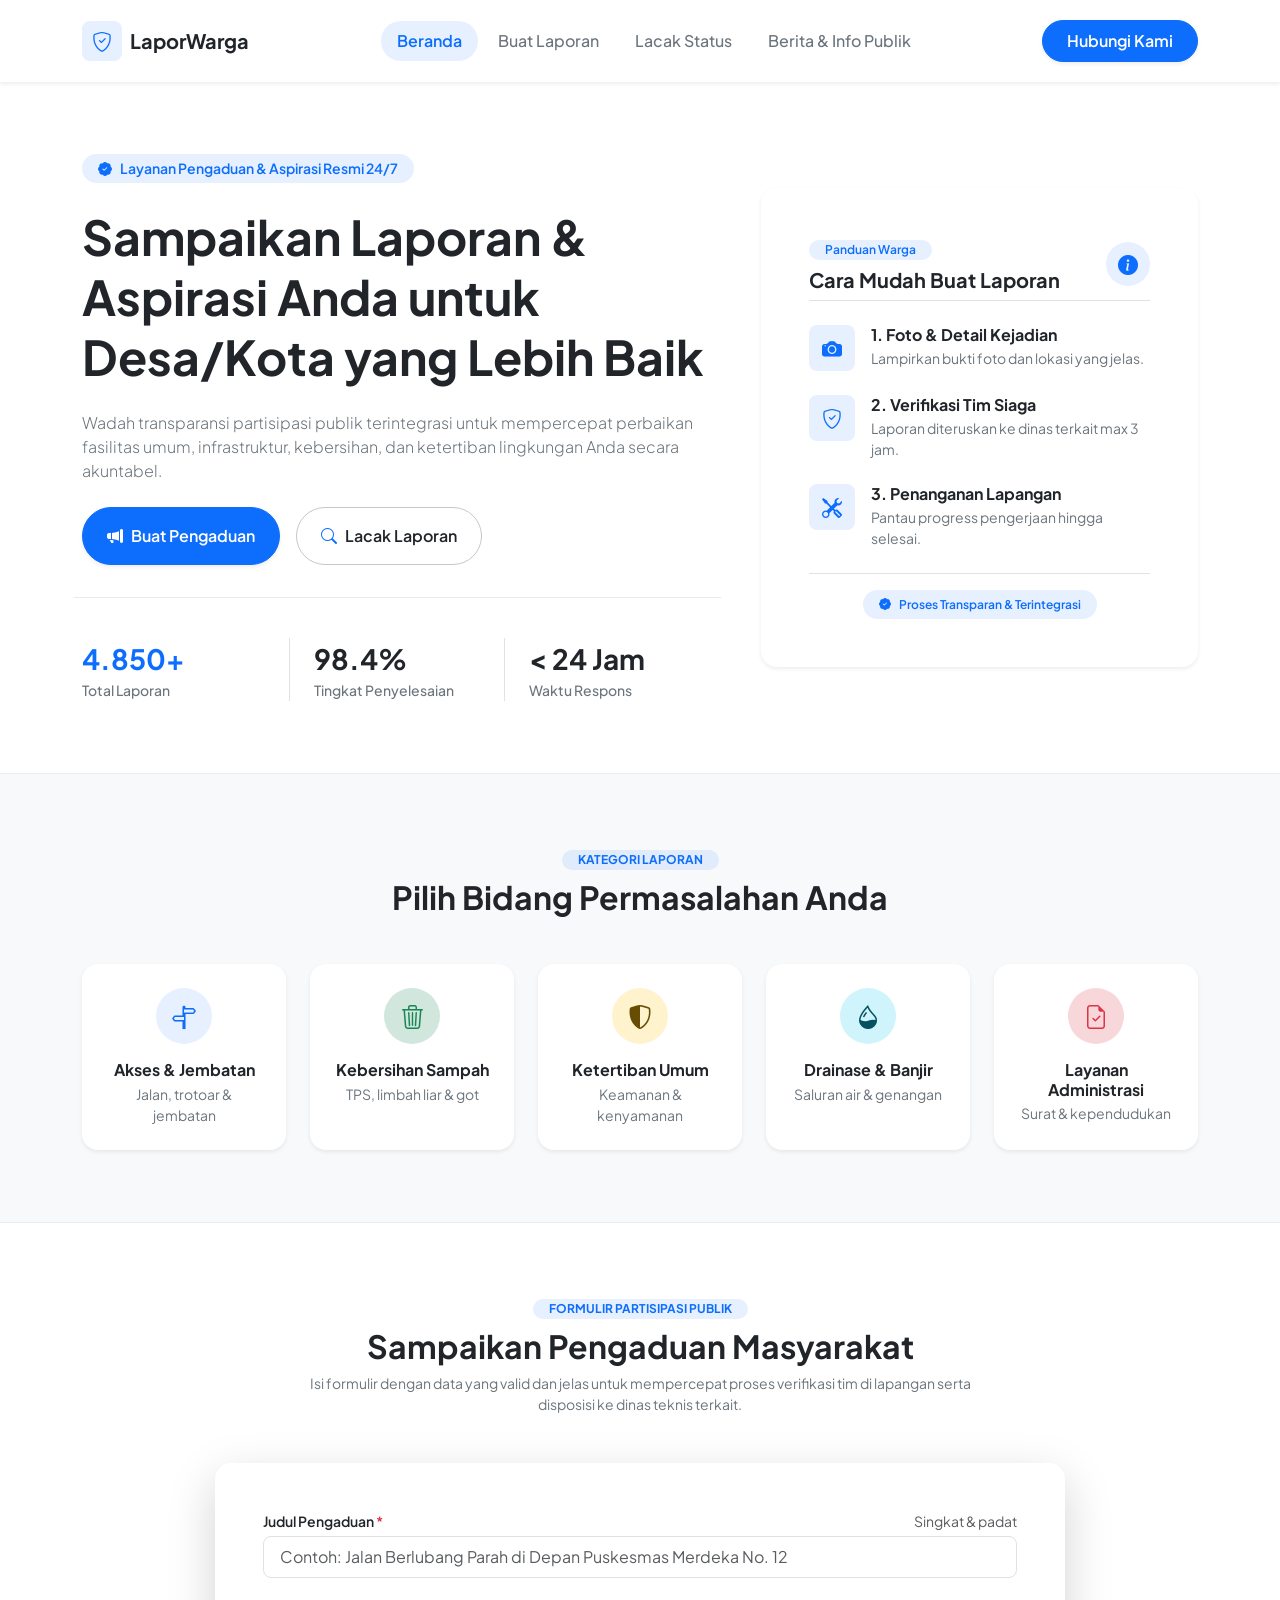
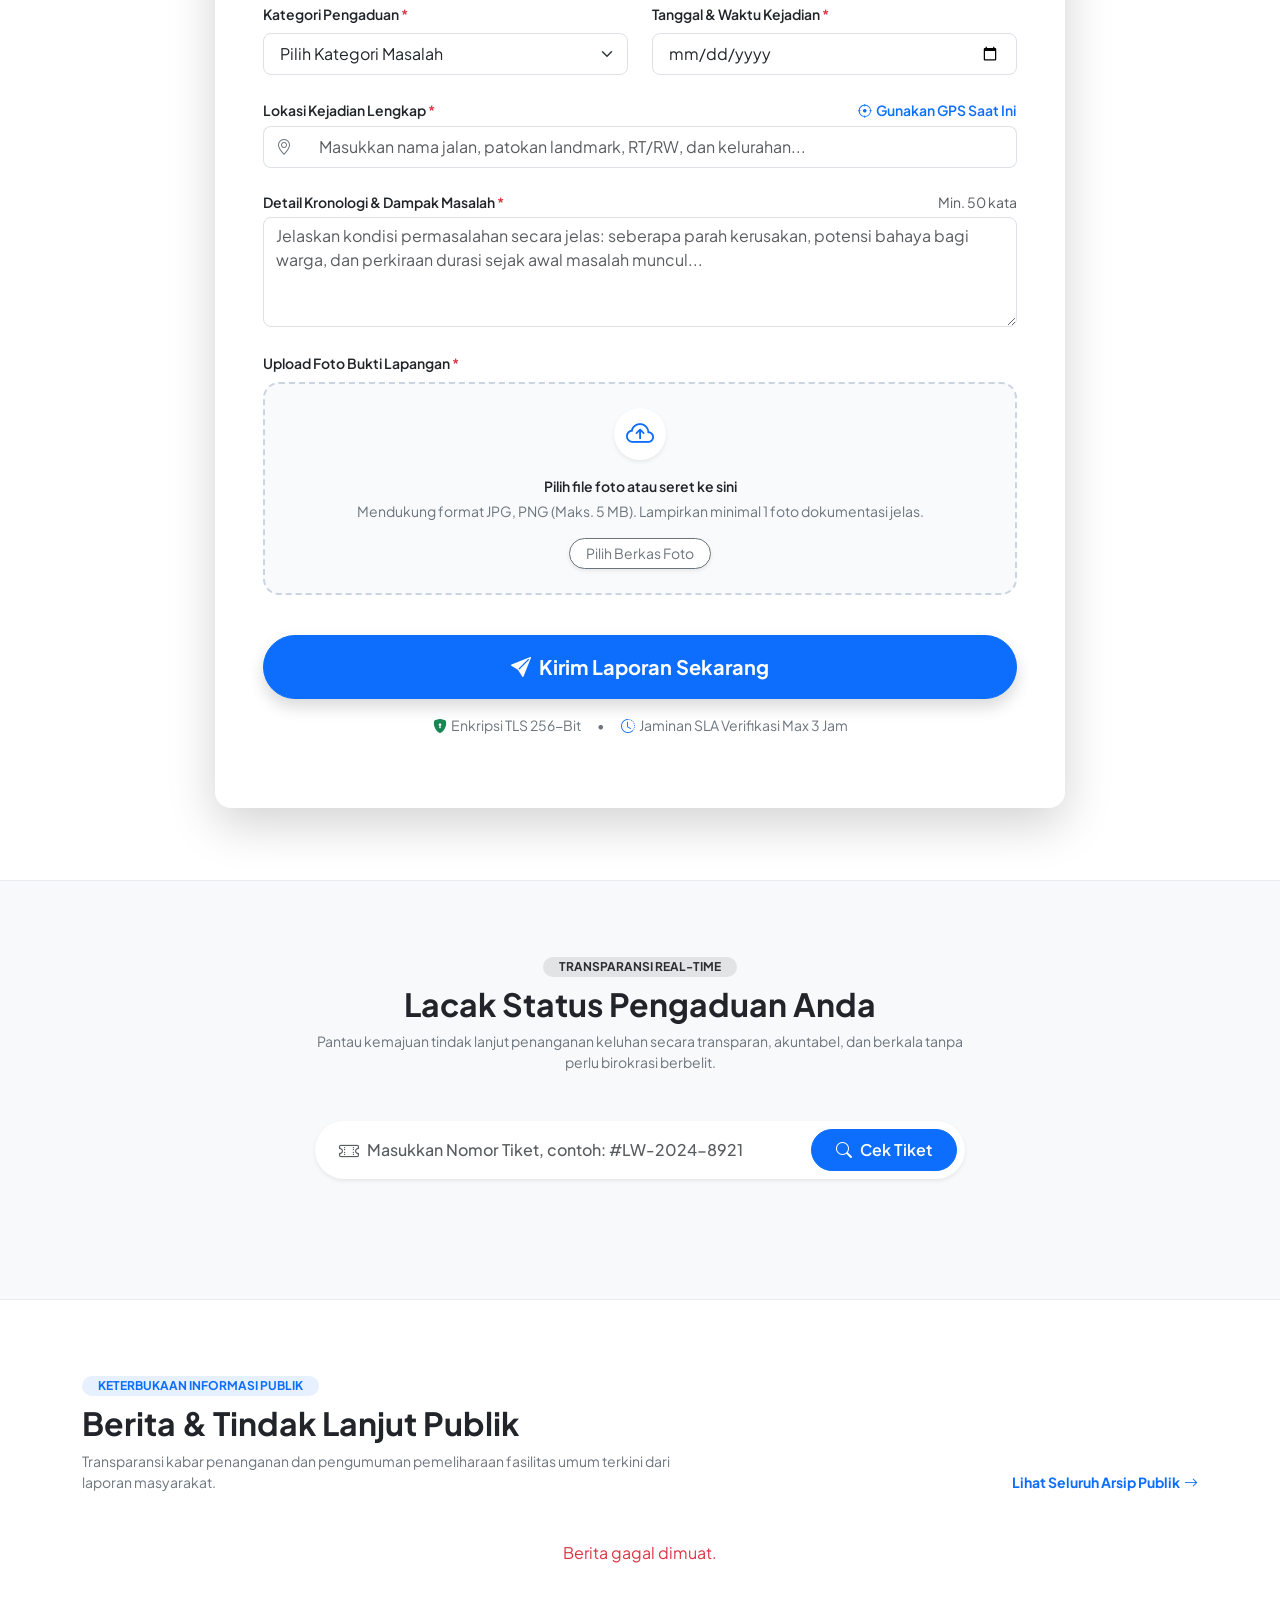
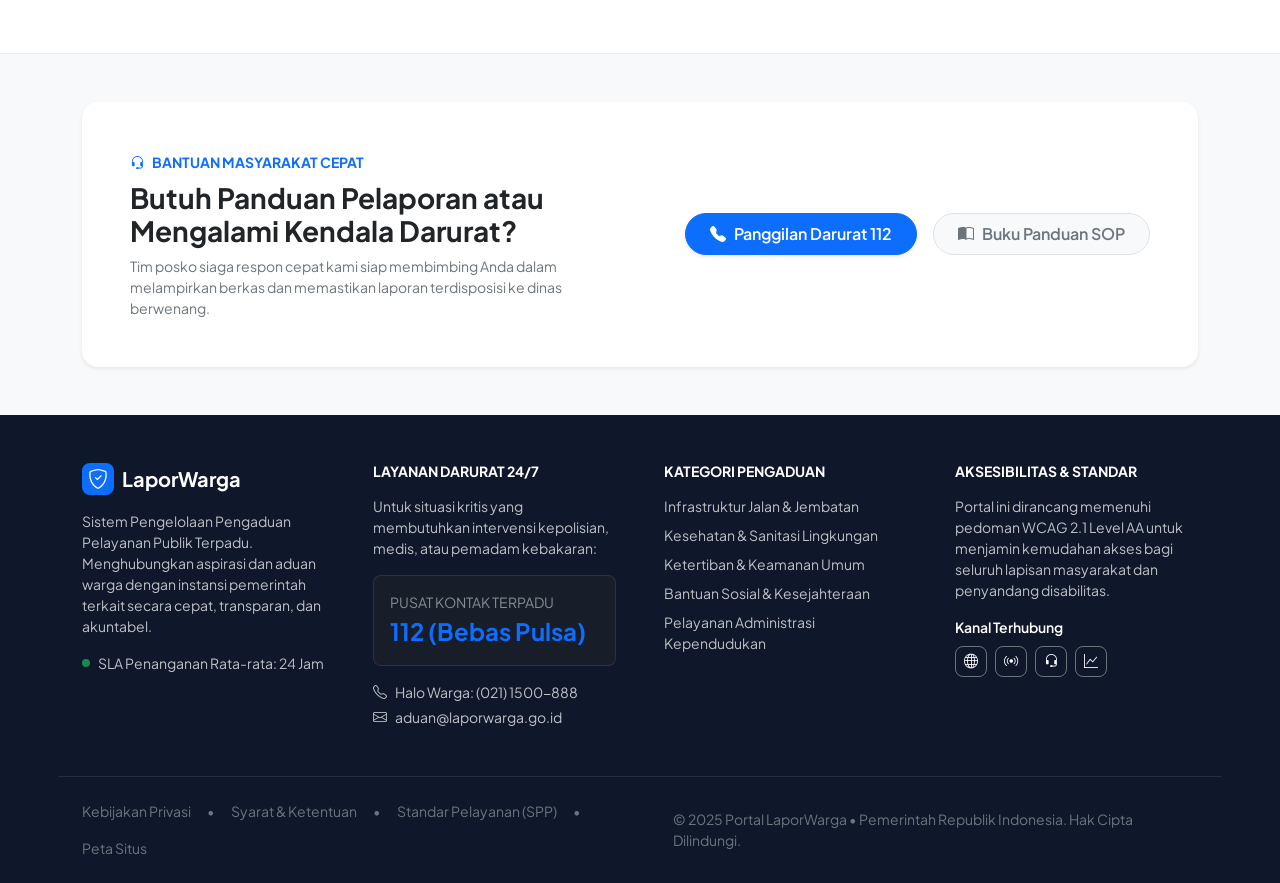
<file: index.html>
<!DOCTYPE html>
<html lang="id" style="">

<head>
    <meta charset="utf-8">
    <meta content="width=device-width, initial-scale=1.0" name="viewport">
    <title>LaporWarga - Portal Pengaduan &amp; Aspirasi Warga</title>
    <!-- Fonts & Icons -->
    <link href="https://fonts.googleapis.com" rel="preconnect">
    <link crossorigin="" href="https://fonts.gstatic.com" rel="preconnect">
    <link href="https://fonts.googleapis.com/css2?family=Plus+Jakarta+Sans:wght@400;500;600;700;800&amp;display=swap"
        rel="stylesheet">
    <!-- Bootstrap 5.3.3 & Bootstrap Icons -->
    <link href="https://cdn.jsdelivr.net/npm/bootstrap@5.3.3/dist/css/bootstrap.min.css" rel="stylesheet">
    <link href="https://cdn.jsdelivr.net/npm/bootstrap-icons@1.11.3/font/bootstrap-icons.min.css" rel="stylesheet">
    <link rel="stylesheet" href="assets/css/style.css">
</head>

<body>
    <!-- NAVBAR -->
    <header class="navbar navbar-expand-lg bg-white sticky-top shadow-sm py-3">
        <div class="container">
            <!-- Left: Logo -->
            <a class="navbar-brand d-flex items-center align-items-center gap-2 fw-bold text-dark fs-5 text-decoration-none"
                href="#">
                <div class="d-flex align-items-center justify-content-center text-primary rounded-3 bg-primary bg-opacity-10"
                    style="width: 40px; height: 40px;">
                    <i class="bi bi-shield-check fs-5"></i>
                </div>
                <span class="">LaporWarga</span>
            </a>
            <!-- Center: Navigation Links -->
            <div class="collapse navbar-collapse justify-content-center" id="navbarMain">
                <ul class="navbar-nav gap-1">
                    <li class="nav-item">
                        <a class="nav-link fw-semibold text-primary px-3 py-2 rounded-pill active bg-primary bg-opacity-10"
                            href="#">Beranda</a>
                    </li>
                    <li class="nav-item">
                        <a class="nav-link fw-medium text-secondary px-3 py-2 rounded-pill hover:text-dark"
                            href="#buat-laporan">Buat Laporan</a>
                    </li>
                    <li class="nav-item">
                        <a class="nav-link fw-medium text-secondary px-3 py-2 rounded-pill hover:text-dark"
                            href="#lacak-status">Lacak Status</a>
                    </li>
                    <li class="nav-item">
                        <a class="nav-link fw-medium text-secondary px-3 py-2 rounded-pill hover:text-dark"
                            href="#berita-info-publik">Berita &amp; Info Publik</a>
                    </li>
                </ul>
            </div>
            <!-- Right: Primary CTA Button -->
            <div class="d-flex align-items-center">
                <a class="btn btn-primary rounded-pill px-4 py-2 fw-semibold shadow-sm" href="tel:112">
                    Hubungi Kami
                </a>
            </div>
        </div>
    </header>
    <main>
        <!-- HERO SECTION -->
        <section class="py-5 bg-white">
            <div class="container py-lg-4">
                <div class="row align-items-center g-5">
                    <!-- Left Column -->
                    <div class="col-lg-7">
                        <div
                            class="d-inline-flex align-items-center gap-2 px-3 py-1 rounded-pill text-primary fw-semibold small mb-4 bg-primary bg-opacity-10">
                            <i class="bi bi-patch-check-fill"></i>
                            <span class="">Layanan Pengaduan &amp; Aspirasi Resmi 24/7</span>
                        </div>
                        <h1 class="display-5 text-dark lh-sm mb-4 fw-bold">
                            Sampaikan Laporan &amp; Aspirasi Anda untuk Desa/Kota yang Lebih Baik
                        </h1>
                        <p class="lead text-secondary mb-4 fs-6">
                            Wadah transparansi partisipasi publik terintegrasi untuk mempercepat perbaikan fasilitas
                            umum, infrastruktur, kebersihan, dan ketertiban lingkungan Anda secara akuntabel.
                        </p>
                        <div class="d-flex flex-wrap align-items-center gap-3 mb-5">
                            <a class="btn btn-primary rounded-pill px-4 py-3 fw-semibold shadow-sm d-inline-flex align-items-center gap-2"
                                href="#buat-laporan">
                                <i class="bi bi-megaphone-fill"></i>
                                <span class="">Buat Pengaduan</span>
                            </a>
                            <a class="btn btn-outline-secondary rounded-pill px-4 py-3 fw-semibold bg-white text-dark border-secondary-subtle d-inline-flex align-items-center gap-2"
                                href="#lacak-status">
                                <i class="bi bi-search text-primary"></i>
                                <span class="">Lacak Laporan</span>
                            </a>
                        </div>
                        <!-- Stats -->
                        <div class="row pt-4 border-top border-light-subtle g-3">
                            <div class="col-4 border-end">
                                <div class="fs-3 fw-bold text-primary">4.850+</div>
                                <div class="small text-secondary fw-medium">Total Laporan</div>
                            </div>
                            <div class="col-4 border-end ps-3 ps-md-4">
                                <div class="fs-3 fw-bold text-dark">98.4%</div>
                                <div class="small text-secondary fw-medium">Tingkat Penyelesaian</div>
                            </div>
                            <div class="col-4 ps-3 ps-md-4">
                                <div class="fs-3 fw-bold text-dark">&lt; 24 Jam</div>
                                <div class="small text-secondary fw-medium">Waktu Respons</div>
                            </div>
                        </div>
                    </div>
                    <!-- Right Column -->
                    <div class="col-lg-5">
                        <div class="card border-0 bg-white rounded-4 shadow-sm p-4 p-xl-5">
                            <div class="d-flex align-items-center justify-content-between mb-4 pb-2 border-bottom">
                                <div>
                                    <span
                                        class="badge bg-primary bg-opacity-10 text-primary px-3 py-1 rounded-pill small fw-semibold mb-2">Panduan
                                        Warga</span>
                                    <h3 class="h5 fw-bold text-dark mb-0">Cara Mudah Buat Laporan</h3>
                                </div>
                                <div class="rounded-circle bg-primary bg-opacity-10 text-primary d-flex align-items-center justify-content-center"
                                    style="width: 44px; height: 44px;">
                                    <i class="bi bi-info-circle-fill fs-5"></i>
                                </div>
                            </div>

                            <div class="d-flex flex-column gap-4">
                                <!-- Step 1 -->
                                <div class="d-flex align-items-start gap-3">
                                    <div class="rounded-3 bg-primary bg-opacity-10 text-primary d-flex align-items-center justify-content-center flex-shrink-0"
                                        style="width: 46px; height: 46px;">
                                        <i class="bi bi-camera-fill fs-5"></i>
                                    </div>
                                    <div>
                                        <h4 class="h6 fw-bold text-dark mb-1">1. Foto &amp; Detail Kejadian</h4>
                                        <p class="text-secondary small mb-0">Lampirkan bukti foto dan lokasi yang jelas.
                                        </p>
                                    </div>
                                </div>

                                <!-- Step 2 -->
                                <div class="d-flex align-items-start gap-3">
                                    <div class="rounded-3 bg-primary bg-opacity-10 text-primary d-flex align-items-center justify-content-center flex-shrink-0"
                                        style="width: 46px; height: 46px;">
                                        <i class="bi bi-shield-check fs-5"></i>
                                    </div>
                                    <div>
                                        <h4 class="h6 fw-bold text-dark mb-1">2. Verifikasi Tim Siaga</h4>
                                        <p class="text-secondary small mb-0">Laporan diteruskan ke dinas terkait max 3
                                            jam.</p>
                                    </div>
                                </div>

                                <!-- Step 3 -->
                                <div class="d-flex align-items-start gap-3">
                                    <div class="rounded-3 bg-primary bg-opacity-10 text-primary d-flex align-items-center justify-content-center flex-shrink-0"
                                        style="width: 46px; height: 46px;">
                                        <i class="bi bi-tools fs-5"></i>
                                    </div>
                                    <div>
                                        <h4 class="h6 fw-bold text-dark mb-1">3. Penanganan Lapangan</h4>
                                        <p class="text-secondary small mb-0">Pantau progress pengerjaan hingga selesai.
                                        </p>
                                    </div>
                                </div>
                            </div>

                            <div class="mt-4 pt-3 border-top d-flex align-items-center justify-content-center">
                                <span
                                    class="badge bg-primary bg-opacity-10 text-primary px-3 py-2 rounded-pill small fw-semibold d-inline-flex align-items-center gap-2">
                                    <i class="bi bi-patch-check-fill"></i>
                                    Proses Transparan &amp; Terintegrasi
                                </span>
                            </div>
                        </div>
                    </div>
                </div>
            </div>
        </section>
        <!-- CATEGORY SELECTOR -->
        <section class="py-5 bg-light border-top border-bottom border-light-subtle">
            <div class="container py-lg-4">
                <div class="text-center mx-auto mb-5" style="max-width: 600px;">
                    <span
                        class="badge text-primary fw-bold text-uppercase mb-2 px-3 py-1 rounded-pill bg-primary bg-opacity-10">Kategori
                        Laporan</span>
                    <h2 class="fw-bold text-dark">Pilih Bidang Permasalahan Anda</h2>
                </div>
                <div class="row row-cols-2 row-cols-md-3 row-cols-lg-5 g-3 g-md-4">
                    <!-- Card 1 -->
                    <div class="col">
                        <a class="card border-0 shadow-sm rounded-4 p-4 text-center text-decoration-none hover-lift h-100 bg-white"
                            href="#buat-laporan">
                            <div class="rounded-circle text-primary mx-auto mb-3 d-flex align-items-center justify-content-center bg-primary bg-opacity-10"
                                style="width: 56px; height: 56px;">
                                <i class="bi bi-signpost-split fs-4"></i>
                            </div>
                            <h6 class="fw-bold text-dark mb-1">Akses &amp; Jembatan</h6>
                            <small class="text-secondary">Jalan, trotoar &amp; jembatan</small>
                        </a>
                    </div>
                    <!-- Card 2 -->
                    <div class="col">
                        <a class="card border-0 shadow-sm rounded-4 p-4 text-center text-decoration-none hover-lift h-100 bg-white"
                            href="#buat-laporan">
                            <div class="rounded-circle bg-success-subtle text-success mx-auto mb-3 d-flex align-items-center justify-content-center"
                                style="width: 56px; height: 56px;">
                                <i class="bi bi-trash3 fs-4"></i>
                            </div>
                            <h6 class="fw-bold text-dark mb-1">Kebersihan Sampah</h6>
                            <small class="text-secondary">TPS, limbah liar &amp; got</small>
                        </a>
                    </div>
                    <!-- Card 3 -->
                    <div class="col">
                        <a class="card border-0 shadow-sm rounded-4 p-4 text-center text-decoration-none hover-lift h-100 bg-white"
                            href="#buat-laporan">
                            <div class="rounded-circle bg-warning-subtle text-warning-emphasis mx-auto mb-3 d-flex align-items-center justify-content-center"
                                style="width: 56px; height: 56px;">
                                <i class="bi bi-shield-shaded fs-4"></i>
                            </div>
                            <h6 class="fw-bold text-dark mb-1">Ketertiban Umum</h6>
                            <small class="text-secondary">Keamanan &amp; kenyamanan</small>
                        </a>
                    </div>
                    <!-- Card 4 -->
                    <div class="col">
                        <a class="card border-0 shadow-sm rounded-4 p-4 text-center text-decoration-none hover-lift h-100 bg-white"
                            href="#buat-laporan">
                            <div class="rounded-circle bg-info-subtle text-info-emphasis mx-auto mb-3 d-flex align-items-center justify-content-center"
                                style="width: 56px; height: 56px;">
                                <i class="bi bi-droplet-half fs-4"></i>
                            </div>
                            <h6 class="fw-bold text-dark mb-1">Drainase &amp; Banjir</h6>
                            <small class="text-secondary">Saluran air &amp; genangan</small>
                        </a>
                    </div>
                    <!-- Card 5 -->
                    <div class="col col-12 col-md-6 col-lg">
                        <a class="card border-0 shadow-sm rounded-4 p-4 text-center text-decoration-none hover-lift h-100 bg-white"
                            href="#buat-laporan">
                            <div class="rounded-circle bg-purple-subtle text-purple mx-auto mb-3 d-flex align-items-center justify-content-center bg-danger-subtle text-danger"
                                style="width: 56px; height: 56px;">
                                <i class="bi bi-file-earmark-check fs-4"></i>
                            </div>
                            <h6 class="fw-bold text-dark mb-1">Layanan Administrasi</h6>
                            <small class="text-secondary">Surat &amp; kependudukan</small>
                        </a>
                    </div>
                </div>
            </div>
        </section>
        <!-- COMPLAINT FORM SECTION -->
        <section class="py-5 bg-white" id="buat-laporan">
            <div class="container py-lg-4">
                <div class="text-center mx-auto mb-5" style="max-width: 680px;">
                    <span
                        class="badge text-primary fw-bold text-uppercase mb-2 px-3 py-1 rounded-pill bg-primary bg-opacity-10">Formulir
                        Partisipasi Publik</span>
                    <h2 class="fw-bold text-dark">Sampaikan Pengaduan Masyarakat</h2>
                    <p class="text-secondary small mt-2">
                        Isi formulir dengan data yang valid dan jelas untuk mempercepat proses verifikasi tim di
                        lapangan serta disposisi ke dinas teknis terkait.
                    </p>
                </div>
                <!-- Form Card Container (Max-width 850px) -->
                <div class="mx-auto" style="max-width: 850px;">
                    <div class="card border-0 shadow-lg rounded-4 p-4 p-md-5 bg-white hover-lift">
                        <form id="complaintForm">
                            <div class="row g-4">
                                <!-- Judul Laporan -->
                                <div class="col-12">
                                    <div class="d-flex justify-content-between align-items-center mb-1">
                                        <label class="form-label fw-semibold small text-dark mb-0"
                                            for="reportTitle">Judul Pengaduan <span class="text-danger">*</span></label>
                                        <span class="text-muted small">Singkat &amp; padat</span>
                                    </div>
                                    <input class="form-control form-control-lg fs-6 rounded-3" id="reportTitle"
                                        placeholder="Contoh: Jalan Berlubang Parah di Depan Puskesmas Merdeka No. 12"
                                        required="" type="text">
                                </div>
                                <!-- Kategori -->
                                <div class="col-md-6">
                                    <label class="form-label fw-semibold small text-dark" for="reportCategory">Kategori
                                        Pengaduan <span class="text-danger">*</span></label>
                                    <select class="form-select form-select-lg fs-6 rounded-3" id="reportCategory"
                                        required="">
                                        <option disabled="" selected="" value="">Pilih Kategori Masalah</option>
                                        <option value="infrastruktur">Infrastruktur Jalan &amp; Jembatan</option>
                                        <option value="sampah">Kebersihan &amp; Sampah Liar</option>
                                        <option value="keamanan">Keamanan &amp; Ketertiban Umum</option>
                                        <option value="perizinan">Pelayanan Publik &amp; Perizinan</option>
                                        <option value="taman">Fasilitas Umum &amp; Ruang Terbuka Hijau</option>
                                    </select>
                                </div>
                                <!-- Tanggal Kejadian -->
                                <div class="col-md-6">
                                    <label class="form-label fw-semibold small text-dark" for="reportDate">Tanggal &amp;
                                        Waktu Kejadian <span class="text-danger">*</span></label>
                                    <input class="form-control form-control-lg fs-6 rounded-3" id="reportDate"
                                        required="" type="date">
                                </div>
                                <!-- Lokasi Kejadian -->
                                <div class="col-12">
                                    <div class="d-flex justify-content-between align-items-center mb-1">
                                        <label class="form-label fw-semibold small text-dark mb-0"
                                            for="reportLocation">Lokasi Kejadian Lengkap <span
                                                class="text-danger">*</span></label>
                                        <button
                                            class="btn btn-link btn-sm text-decoration-none p-0 fw-semibold text-primary d-flex align-items-center gap-1"
                                            onclick="document.getElementById('reportLocation').value = 'Jl. MH Thamrin No. 24, RW 04 Kelurahan Gondangdia, Jakarta Pusat (GPS Terdeteksi)';"
                                            type="button">
                                            <i class="bi bi-crosshair"></i>
                                            <span class="">Gunakan GPS Saat Ini</span>
                                        </button>
                                    </div>
                                    <div class="input-group">
                                        <span
                                            class="input-group-text bg-white text-secondary border-end-0 rounded-start-3"><i
                                                class="bi bi-geo-alt"></i></span>
                                        <input class="form-control form-control-lg fs-6 border-start-0 rounded-end-3"
                                            id="reportLocation"
                                            placeholder="Masukkan nama jalan, patokan landmark, RT/RW, dan kelurahan..."
                                            required="" type="text">
                                    </div>
                                </div>
                                <!-- Detail Kejadian -->
                                <div class="col-12">
                                    <div class="d-flex justify-content-between align-items-center mb-1">
                                        <label class="form-label fw-semibold small text-dark mb-0"
                                            for="reportDescription">Detail Kronologi &amp; Dampak Masalah <span
                                                class="text-danger">*</span></label>
                                        <span class="text-muted small">Min. 50 kata</span>
                                    </div>
                                    <textarea class="form-control rounded-3 fs-6" id="reportDescription"
                                        placeholder="Jelaskan kondisi permasalahan secara jelas: seberapa parah kerusakan, potensi bahaya bagi warga, dan perkiraan durasi sejak awal masalah muncul..."
                                        required="" rows="4"></textarea>
                                </div>
                                <!-- Upload File Dropzone -->
                                <div class="col-12">
                                    <label class="form-label fw-semibold small text-dark">Upload Foto Bukti Lapangan
                                        <span class="text-danger">*</span></label>
                                    <div class="dropzone-box p-4 text-center"
                                        onclick="document.getElementById('proofUpload').click();">
                                        <div class="rounded-circle bg-white shadow-sm d-inline-flex align-items-center justify-content-center text-primary mb-3"
                                            style="width: 52px; height: 52px;">
                                            <i class="bi bi-cloud-arrow-up fs-3"></i>
                                        </div>
                                        <div class="fw-semibold text-dark small mb-1">Pilih file foto atau seret ke sini
                                        </div>
                                        <div class="text-secondary small mb-3">Mendukung format JPG, PNG (Maks. 5 MB).
                                            Lampirkan minimal 1 foto dokumentasi jelas.</div>
                                        <input accept="image/jpeg,image/png" class="d-none" id="proofUpload"
                                            type="file">
                                        <button
                                            class="btn btn-outline-secondary btn-sm bg-white rounded-pill px-3 shadow-sm"
                                            type="button">Pilih Berkas Foto</button>
                                        <div class="d-none mt-3 alert alert-success d-inline-flex align-items-center gap-2 py-1 px-3 mb-0 small"
                                            id="fileNameTag">
                                            <i class="bi bi-check-circle-fill"></i>
                                            <span class="">Bukti_Kerusakan_Lapangan_01.jpg (1.8 MB) - Siap
                                                Dikirim</span>
                                        </div>
                                    </div>
                                </div>
                                <!-- Identity Privacy & Consent -->

                                <!-- Submit Button -->
                                <div class="col-12 pt-2">
                                    <button
                                        class="btn btn-primary btn-lg rounded-pill w-100 fw-bold py-3 shadow d-flex align-items-center justify-content-center gap-2 mt-2"
                                        type="submit">
                                        <i class="bi bi-send-fill"></i>
                                        <span class="">Kirim Laporan Sekarang</span>
                                    </button>
                                    <div
                                        class="d-flex align-items-center justify-content-center gap-3 text-secondary small mt-3">
                                        <div class="d-flex align-items-center gap-1">
                                            <i class="bi bi-shield-lock-fill text-success"></i>
                                            <span class="">Enkripsi TLS 256-Bit</span>
                                        </div>
                                        <span class="">•</span>
                                        <div class="d-flex align-items-center gap-1">
                                            <i class="bi bi-clock-history text-primary"></i>
                                            <span class="">Jaminan SLA Verifikasi Max 3 Jam</span>
                                        </div>
                                    </div>
                                </div>
                                <!-- Success Alert -->
                                <div class="col-12">
                                    <div class="alert alert-success d-none d-flex align-items-center gap-3 mb-0 rounded-3"
                                        id="reportSuccessNotice">
                                        <i class="bi bi-check-circle-fill fs-3 text-success"></i>
                                        <div>
                                            <h6 class="alert-heading fw-bold mb-1">Laporan Berhasil Terkirim!</h6>
                                            <p class="mb-0 small">Nomor Registrasi Laporan Anda adalah:
                                                <strong>#LW-2025-9104</strong>. Salinan tanda terima telah dikirim ke
                                                notifikasi Anda.
                                            </p>
                                        </div>
                                    </div>
                                </div>
                            </div>
                        </form>
                    </div>
                </div>
            </div>
        </section>
        <!-- TICKET TRACKING SECTION -->
        <section class="py-5 bg-light border-top border-bottom border-light-subtle" id="lacak-status">
            <div class="container py-lg-4">
                <div class="text-center mx-auto mb-5" style="max-width: 680px;">
                    <span
                        class="badge bg-secondary-subtle text-secondary-emphasis fw-bold text-uppercase mb-2 px-3 py-1 rounded-pill bg-primary bg-opacity-10">Transparansi
                        Real-Time</span>
                    <h2 class="fw-bold text-dark">Lacak Status Pengaduan Anda</h2>
                    <p class="text-secondary small mt-2">
                        Pantau kemajuan tindak lanjut penanganan keluhan secara transparan, akuntabel, dan berkala tanpa
                        perlu birokrasi berbelit.
                    </p>
                </div>
                <!-- Ticket Search Bar -->
                <div class="mx-auto mb-5" style="max-width: 650px;">
                    <div class="card border-0 shadow-sm rounded-pill p-2 bg-white">
                        <div class="d-flex align-items-center gap-2">
                            <div class="d-flex align-items-center ps-3 flex-grow-1">
                                <i class="bi bi-ticket-perforated text-muted fs-5 me-2"></i>
                                <input class="form-control border-0 shadow-none px-0 fs-6 fw-medium" id="ticketInput"
                                    placeholder="Masukkan Nomor Tiket, contoh: #LW-2024-8921" type="text">
                            </div>
                            <button
                                class="btn btn-primary rounded-pill px-4 py-2 fw-semibold d-flex align-items-center gap-2 flex-shrink-0"
                                id="btnCheckTicket" type="button">
                                <i class="bi bi-search"></i>
                                <span class="">Cek Tiket</span>
                            </button>
                        </div>
                    </div>
                </div>
                <!-- Tracking Result Card -->
                <div class="mx-auto" style="max-width: 900px;">
                    <div class="card border-0 shadow-lg rounded-4 p-4 p-md-5 bg-white d-none" id="trackingResultCard"
                        aria-live="polite"></div>
                </div>
            </div>
        </section>
        <!-- NEWS & FOLLOW-UP SECTION -->
        <section class="py-5 bg-white" id="berita-info-publik">
            <div class="container py-lg-4">
                <div class="d-flex flex-column flex-md-row justify-content-between align-items-md-end gap-3 mb-5">
                    <div style="max-width: 600px;">
                        <span
                            class="badge text-primary fw-bold text-uppercase mb-2 px-3 py-1 rounded-pill bg-primary bg-opacity-10">Keterbukaan
                            Informasi Publik</span>
                        <h2 class="fw-bold text-dark">Berita &amp; Tindak Lanjut Publik</h2>
                        <p class="text-secondary small mt-2 mb-0">
                            Transparansi kabar penanganan dan pengumuman pemeliharaan fasilitas umum terkini dari
                            laporan masyarakat.
                        </p>
                    </div>
                    <a class="text-decoration-none fw-bold text-primary small d-inline-flex align-items-center gap-1"
                        href="#">
                        <span class="">Lihat Seluruh Arsip Publik</span>
                        <i class="bi bi-arrow-right"></i>
                    </a>
                </div>
                <div class="row g-4" id="beritaPublikCards">
                    <!-- News Card 1 -->
                    <!-- <div class="col-12 col-md-6 col-lg-4">
                        <div class="card h-100 border-0 shadow-sm rounded-4 overflow-hidden hover-lift">
                            <div class="position-relative" style="aspect-ratio: 16/9;">
                                <img alt="Perbaikan aspal jalan raya" class="w-100 h-100 object-fit-cover"
                                    src="https://lh3.googleusercontent.com/aida-public/[base64]">
                                <span
                                    class="position-absolute top-0 start-0 m-3 badge bg-white text-dark shadow-sm rounded-pill px-3 py-1 fw-semibold bg-primary bg-opacity-10">Infrastruktur</span>
                            </div>
                            <div class="card-body p-4 d-flex flex-column justify-content-between">
                                <div>
                                    <small class="text-muted d-block mb-2">23 Okt 2024 • Bina Marga</small>
                                    <h6 class="card-title fw-bold text-dark mb-2">Perbaikan Total Aspal Jalan Protokol
                                        Selesai Tepat Waktu</h6>
                                    <p class="card-text text-secondary small">
                                        Menanggapi 14 aduan warga terkait lubang jalan di lingkar selatan, tim tuntas
                                        melakukan perataan sepanjang 1,2 kilometer.
                                    </p>
                                </div>
                                <a class="text-decoration-none fw-bold text-primary small d-inline-flex align-items-center gap-1 mt-3"
                                    href="#">
                                    <span class="">Baca Selengkapnya</span>
                                    <i class="bi bi-arrow-right"></i>
                                </a>
                            </div>
                        </div>
                    </div> -->
                    <!-- News Card 2 -->
                    <!-- <div class="col-12 col-md-6 col-lg-4">
                        <div class="card h-100 border-0 shadow-sm rounded-4 overflow-hidden hover-lift">
                            <div class="position-relative" style="aspect-ratio: 16/9;">
                                <img alt="Tempat sampah umum rapi" class="w-100 h-100 object-fit-cover"
                                    src="https://lh3.googleusercontent.com/aida-public/[base64]">
                                <span
                                    class="position-absolute top-0 start-0 m-3 badge bg-white text-dark shadow-sm rounded-pill px-3 py-1 fw-semibold bg-primary bg-opacity-10">Lingkungan</span>
                            </div>
                            <div class="card-body p-4 d-flex flex-column justify-content-between">
                                <div>
                                    <small class="text-muted d-block mb-2">21 Okt 2024 • Dinas Lingkungan Hidup</small>
                                    <h6 class="card-title fw-bold text-dark mb-2">Penambahan 50 Titik Kontainer Sampah
                                        di Area Pasar Sentral</h6>
                                    <p class="card-text text-secondary small">
                                        Upaya penuntasan titik pembuangan liar berhasil dieksekusi dengan penyediaan
                                        armada dan sarana pilah baru.
                                    </p>
                                </div>
                                <a class="text-decoration-none fw-bold text-primary small d-inline-flex align-items-center gap-1 mt-3"
                                    href="#">
                                    <span class="">Baca Selengkapnya</span>
                                    <i class="bi bi-arrow-right"></i>
                                </a>
                            </div>
                        </div>
                    </div> -->
                    <!-- News Card 3 -->
                    <!-- <div class="col-12 col-md-6 col-lg-4">
                        <div class="card h-100 border-0 shadow-sm rounded-4 overflow-hidden hover-lift">
                            <div class="position-relative" style="aspect-ratio: 16/9;">
                                <img alt="Petugas menertibkan lalu lintas" class="w-100 h-100 object-fit-cover"
                                    src="https://lh3.googleusercontent.com/aida-public/[base64]">
                                <span
                                    class="position-absolute top-0 start-0 m-3 badge bg-white text-dark shadow-sm rounded-pill px-3 py-1 fw-semibold bg-primary bg-opacity-10">Keamanan</span>
                            </div>
                            <div class="card-body p-4 d-flex flex-column justify-content-between">
                                <div>
                                    <small class="text-muted d-block mb-2">19 Okt 2024 • Satpol PP &amp; Dishub</small>
                                    <h6 class="card-title fw-bold text-dark mb-2">Rekayasa Lalu Lintas &amp; Penertiban
                                        Parkir Liar Simpang Lima</h6>
                                    <p class="card-text text-secondary small">
                                        Penataan trotoar dan relokasi kantong parkir formal memulihkan kelancaran arus
                                        lalu lintas jam sibuk hingga 42%.
                                    </p>
                                </div>
                                <a class="text-decoration-none fw-bold text-primary small d-inline-flex align-items-center gap-1 mt-3"
                                    href="#">
                                    <span class="">Baca Selengkapnya</span>
                                    <i class="bi bi-arrow-right"></i>
                                </a>
                            </div>
                        </div>
                    </div> -->
                </div>
            </div>
        </section>
        <!-- EMERGENCY HELPLINE BANNER -->
        <section class="py-5 bg-light border-top border-light-subtle">
            <div class="container">
                <div class="card border-0 shadow-sm rounded-4 p-4 p-md-5 bg-white hover-lift">
                    <div class="row align-items-center g-4">
                        <div class="col-lg-6">
                            <div
                                class="d-inline-flex align-items-center gap-2 text-primary fw-bold text-uppercase small mb-2">
                                <i class="bi bi-headset"></i>
                                <span class="">Bantuan Masyarakat Cepat</span>
                            </div>
                            <h3 class="fw-bold text-dark mb-2">Butuh Panduan Pelaporan atau Mengalami Kendala Darurat?
                            </h3>
                            <p class="text-secondary small mb-0">
                                Tim posko siaga respon cepat kami siap membimbing Anda dalam melampirkan berkas dan
                                memastikan laporan terdisposisi ke dinas berwenang.
                            </p>
                        </div>
                        <div
                            class="col-lg-6 d-flex flex-column flex-sm-row justify-content-lg-end align-items-center gap-3">
                            <a class="btn btn-primary rounded-pill px-4 py-2 fw-semibold shadow-sm d-flex align-items-center justify-content-center gap-2 text-nowrap"
                                href="tel:112">
                                <i class="bi bi-telephone-fill"></i>
                                <span class="">Panggilan Darurat 112</span>
                            </a>
                            <a class="btn btn-light border rounded-pill px-4 py-2 fw-semibold text-secondary d-flex align-items-center justify-content-center gap-2 text-nowrap"
                                href="#">
                                <i class="bi bi-book-half"></i>
                                <span class="">Buku Panduan SOP</span>
                            </a>
                        </div>
                    </div>
                </div>
            </div>
        </section>
    </main>
    <!-- FOOTER (#0f172a Deep Navy) -->
    <footer class="bg-navy text-white-50 pt-5 pb-4">
        <div class="container">
            <div class="row g-5 pb-5 border-bottom border-secondary border-opacity-25">
                <!-- Col 1 -->
                <div class="col-12 col-md-6 col-lg-3">
                    <div class="d-flex align-items-center gap-2 text-white fw-bold fs-5 mb-3">
                        <div class="d-flex align-items-center justify-content-center bg-primary text-white rounded-3"
                            style="width: 32px; height: 32px;">
                            <i class="bi bi-shield-check"></i>
                        </div>
                        <span class="">LaporWarga</span>
                    </div>
                    <p class="small text-secondary lh-base mb-3 text-light text-opacity-75">
                        Sistem Pengelolaan Pengaduan Pelayanan Publik Terpadu. Menghubungkan aspirasi dan aduan warga
                        dengan instansi pemerintah terkait secara cepat, transparan, dan akuntabel.
                    </p>
                    <div class="d-flex align-items-center gap-2 small text-light text-opacity-75">
                        <span class="p-1 bg-success rounded-circle d-inline-block"></span>
                        <span class="">SLA Penanganan Rata-rata: 24 Jam</span>
                    </div>
                </div>
                <!-- Col 2 -->
                <div class="col-12 col-md-6 col-lg-3">
                    <h6 class="text-white fw-bold text-uppercase tracking-wider small mb-3">Layanan Darurat 24/7</h6>
                    <p class="small text-light text-opacity-75 mb-3">
                        Untuk situasi kritis yang membutuhkan intervensi kepolisian, medis, atau pemadam kebakaran:
                    </p>
                    <div class="p-3 rounded-3 bg-dark bg-opacity-50 border border-secondary border-opacity-25 mb-3">
                        <span class="d-block small text-light text-opacity-50 text-uppercase">Pusat Kontak
                            Terpadu</span>
                        <span class="fs-4 fw-bold text-primary">112 (Bebas Pulsa)</span>
                    </div>
                    <div class="d-flex flex-column gap-1 small text-light text-opacity-75">
                        <div class="d-flex align-items-center gap-2">
                            <i class="bi bi-telephone"></i>
                            <span class="">Halo Warga: (021) 1500-888</span>
                        </div>
                        <div class="d-flex align-items-center gap-2">
                            <i class="bi bi-envelope"></i>
                            <span class="">aduan@laporwarga.go.id</span>
                        </div>
                    </div>
                </div>
                <!-- Col 3 -->
                <div class="col-12 col-md-6 col-lg-3">
                    <h6 class="text-white fw-bold text-uppercase tracking-wider small mb-3">Kategori Pengaduan</h6>
                    <ul class="list-unstyled d-flex flex-column gap-2 small text-light text-opacity-75 mb-0">
                        <li class=""><a class="text-decoration-none text-light text-opacity-75 hover:text-white"
                                href="#buat-laporan">Infrastruktur Jalan &amp; Jembatan</a></li>
                        <li class=""><a class="text-decoration-none text-light text-opacity-75 hover:text-white"
                                href="#buat-laporan">Kesehatan &amp; Sanitasi Lingkungan</a></li>
                        <li class=""><a class="text-decoration-none text-light text-opacity-75 hover:text-white"
                                href="#buat-laporan">Ketertiban &amp; Keamanan Umum</a></li>
                        <li class=""><a class="text-decoration-none text-light text-opacity-75 hover:text-white"
                                href="#buat-laporan">Bantuan Sosial &amp; Kesejahteraan</a></li>
                        <li class=""><a class="text-decoration-none text-light text-opacity-75 hover:text-white"
                                href="#buat-laporan">Pelayanan Administrasi Kependudukan</a></li>
                    </ul>
                </div>
                <!-- Col 4 -->
                <div class="col-12 col-md-6 col-lg-3">
                    <h6 class="text-white fw-bold text-uppercase tracking-wider small mb-3">Aksesibilitas &amp; Standar
                    </h6>
                    <p class="small text-light text-opacity-75 mb-3">
                        Portal ini dirancang memenuhi pedoman WCAG 2.1 Level AA untuk menjamin kemudahan akses bagi
                        seluruh lapisan masyarakat dan penyandang disabilitas.
                    </p>
                    <span class="small fw-semibold text-white d-block mb-2">Kanal Terhubung</span>
                    <div class="d-flex gap-2">
                        <a class="btn btn-outline-secondary btn-sm rounded-3 text-light border-opacity-50" href="#"
                            title="Informasi Publik"><i class="bi bi-globe"></i></a>
                        <a class="btn btn-outline-secondary btn-sm rounded-3 text-light border-opacity-50" href="#"
                            title="Notifikasi Siaran"><i class="bi bi-broadcast"></i></a>
                        <a class="btn btn-outline-secondary btn-sm rounded-3 text-light border-opacity-50" href="#"
                            title="Pusat Bantuan"><i class="bi bi-headset"></i></a>
                        <a class="btn btn-outline-secondary btn-sm rounded-3 text-light border-opacity-50" href="#"
                            title="Statistik &amp; Laporan Data"><i class="bi bi-graph-up"></i></a>
                    </div>
                </div>
            </div>
            <!-- Copyright Bar -->
            <div
                class="pt-4 d-flex flex-column flex-md-row justify-content-between align-items-center gap-3 small text-secondary">
                <div class="d-flex flex-wrap gap-3">
                    <a class="text-decoration-none text-secondary" href="#">Kebijakan Privasi</a>
                    <span class="">•</span>
                    <a class="text-decoration-none text-secondary" href="#">Syarat &amp; Ketentuan</a>
                    <span class="">•</span>
                    <a class="text-decoration-none text-secondary" href="#">Standar Pelayanan (SPP)</a>
                    <span class="">•</span>
                    <a class="text-decoration-none text-secondary" href="#">Peta Situs</a>
                </div>
                <div class="">
                    © 2025 Portal LaporWarga • Pemerintah Republik Indonesia. Hak Cipta Dilindungi.
                </div>
            </div>
        </div>
    </footer>
    <!-- Bootstrap 5.3.3 JS Bundle -->
    <script src="https://cdn.jsdelivr.net/npm/bootstrap@5.3.3/dist/js/bootstrap.bundle.min.js"></script>

    <script src="assets/js/berita-publik.js"></script>
    <script src="assets/js/main.js"></script>
</body>

</html>
</file>
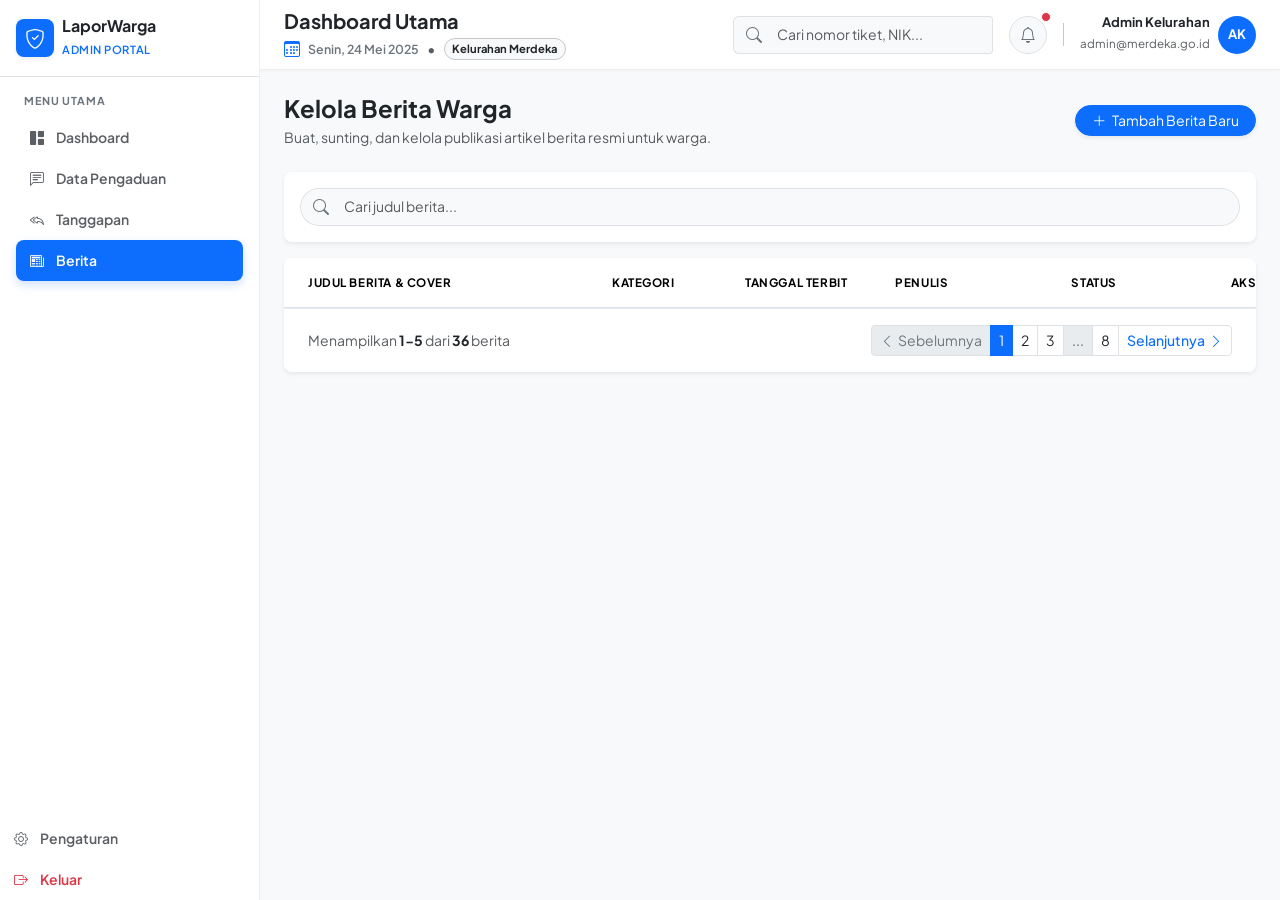
<file: berita.html>
<!DOCTYPE html>

<html lang="id">

<head>
    <meta charset="utf-8" />
    <meta content="width=device-width, initial-scale=1.0" name="viewport" />
    <meta content="web_dashboard" name="shell-type" />
    <title>LaporWarga Admin Portal</title>
    <link href="https://fonts.googleapis.com" rel="preconnect" />
    <link crossorigin="" href="https://fonts.gstatic.com" rel="preconnect" />
    <link href="https://fonts.googleapis.com/css2?family=Plus+Jakarta+Sans:wght@400;500;600;700;800&amp;display=swap"
        rel="stylesheet" />
    <link href="https://cdn.jsdelivr.net/npm/bootstrap@5.3.3/dist/css/bootstrap.min.css" rel="stylesheet" />
    <link href="https://cdn.jsdelivr.net/npm/bootstrap-icons@1.11.3/font/bootstrap-icons.min.css" rel="stylesheet" />
    <link
        href="https://fonts.googleapis.com/css2?family=Material+Symbols+Outlined:wght,FILL@100..700,0..1&amp;display=swap"
        rel="stylesheet" />
    <link rel="stylesheet" href="assets/css/berita.css">
</head>

<body>
    <aside class="sidebar-fixed">
        <div class="p-3 d-flex align-items-center gap-2 border-bottom">
            <div class="bg-primary text-white rounded-3 p-2 d-flex align-items-center justify-content-center shadow-sm"
                style="width: 38px; height: 38px;"><i class="bi bi-shield-check fs-5"></i></div>
            <div>
                <div class="fw-bold text-dark lh-sm">LaporWarga</div><small
                    class="text-primary text-uppercase fw-semibold"
                    style="font-size: 0.7rem; letter-spacing: 0.05em;">Admin Portal</small>
            </div>
        </div>
        <div class="p-3 flex-grow-1 overflow-y-auto">
            <div class="text-uppercase text-secondary fw-bold px-2 mb-2"
                style="font-size: 0.68rem; letter-spacing: 0.08em;">Menu Utama</div>
            <nav class="nav flex-column sidebar-nav" data-active-classes="active"><a class="nav-link"
                    data-path="dashboard" href="dashboard.html"><i class="bi bi-grid-1x2-fill"></i><span
                        class="">Dashboard</span></a><a class="nav-link" data-path="data-pengaduan"
                    href="data-pengaduan.html"><i class="bi bi-chat-left-text"></i><span class="">Data
                        Pengaduan</span></a><a class="nav-link" data-path="tanggapan" href="#"><i
                        class="bi bi-reply-all"></i><span class="">Tanggapan</span></a><a class="nav-link active"
                    data-path="berita" href="berita.html"><i class="bi bi-newspaper"></i><span
                        class="">Berita</span></a>
            </nav>
        </div>
        <div class="sidebar-footer">
            <nav class="nav flex-column sidebar-nav" data-active-classes="active"><a class="nav-link"
                    data-path="pengaturan" href="#"><i class="bi bi-gear"></i><span class="">Pengaturan</span></a><a
                    class="nav-link text-danger" data-path="login" href="#"><i
                        class="bi bi-box-arrow-right text-danger"></i><span class="">Keluar</span></a></nav>
        </div>
    </aside>
    <div class="topbar-fixed d-flex align-items-center justify-content-between px-4">
        <div class="d-flex flex-column justify-content-center">
            <h1 class="fs-5 fw-bold text-dark mb-0 lh-sm">Dashboard Utama</h1>
            <div class="d-flex align-items-center gap-2 text-secondary mt-1"><i
                    class="bi bi-calendar3 fs-7 text-primary"></i><span class="fw-semibold text-secondary"
                    style="font-size: 0.775rem;">Senin, 24 Mei 2025</span><span class="text-muted">•</span><span
                    class="badge bg-light text-dark border border-secondary-subtle rounded-pill px-2.5 py-0.5"
                    style="font-size: 0.7rem;">Kelurahan Merdeka</span></div>
        </div>
        <div class="d-flex align-items-center gap-3">
            <div class="input-group d-none d-md-flex" style="width: 260px;"><span
                    class="input-group-text bg-light border-end-0 text-secondary py-1.5"><i
                        class="bi bi-search fs-7"></i></span><input aria-label="Search"
                    class="form-control form-control-sm border-start-0 ps-1 bg-light py-1.5"
                    placeholder="Cari nomor tiket, NIK..." type="text" /></div><button
                class="btn btn-light position-relative rounded-circle border d-flex align-items-center justify-content-center"
                style="width: 38px; height: 38px;" type="button"><i class="bi bi-bell text-secondary"></i><span
                    class="position-absolute top-0 start-100 translate-middle p-1 bg-danger border border-light rounded-circle"></span></button>
            <div class="vr my-2 text-secondary-subtle"></div>
            <div class="d-flex align-items-center gap-2">
                <div class="text-end d-none d-sm-block">
                    <div class="fw-bold text-dark" style="font-size: 0.8125rem; line-height: 1.2;">Admin Kelurahan</div>
                    <small class="text-muted" style="font-size: 0.725rem;">admin@merdeka.go.id</small>
                </div>
                <div class="avatar-fallback"><span class="fw-bold" style="font-size: 0.8125rem;">AK</span></div>
            </div>
        </div>
    </div>
    <div class="main-content-wrapper">
        <main class="container-fluid p-4">
            <div class="flex flex-col w-full">
                <div class="d-flex justify-content-between align-items-center mb-4">
                    <div class="flex-grow-1 me-3">
                        <div class="d-flex align-items-center gap-2 mb-1">
                            <h1 class="h4 fw-bold text-dark mb-0">Kelola Berita Warga</h1>
                            <!-- <span
                                class="badge bg-primary-subtle text-primary border border-primary-subtle rounded-pill px-2.5 py-1 fs-7 fw-bold d-inline-flex align-items-center">36
                                Total Berita</span> -->
                        </div>
                        <p class="text-muted small mb-0">Buat, sunting, dan kelola publikasi artikel berita resmi untuk
                            warga.</p>
                    </div>
                    <div class="d-flex gap-2 align-items-center flex-shrink-0"><button
                            class="btn btn-primary btn-sm rounded-pill px-3 shadow-sm text-nowrap" type="button"
                            data-bs-toggle="modal" data-bs-target="#modalBerita"><i class="bi bi-plus-lg me-1"></i>
                            Tambah Berita Baru</button></div>
                </div>
                <div class="card border-0 shadow-sm p-3 mb-3 bg-white rounded-3">
                    <div class="d-flex gap-2 align-items-center flex-wrap">
                        <div class="input-group" style="flex-grow: 1; min-width: 260px;"><span
                                class="input-group-text bg-light border-end-0 text-secondary py-1.5 rounded-start-pill"><i
                                    class="bi bi-search"></i></span><input aria-label="Cari judul berita"
                                class="form-control form-control-sm border-start-0 ps-1 bg-light py-1.5 rounded-end-pill"
                                placeholder="Cari judul berita..." type="text" /></div>
                        <!-- <div style="width: auto;"><select
                                class="form-select form-select-sm rounded-pill px-3 bg-light text-dark fw-medium">
                                <option selected="">Semua Kategori</option>
                                <option value="Kegiatan">Kegiatan</option>
                                <option value="Pembangunan">Pembangunan</option>
                                <option value="Layanan Publik">Layanan Publik</option>
                            </select></div>
                        <div style="width: auto;"><select
                                class="form-select form-select-sm rounded-pill px-3 bg-light text-dark fw-medium">
                                <option selected="">Semua Status</option>
                                <option value="Terpublikasi">Terpublikasi</option>
                                <option value="Draft">Draft</option>
                            </select></div><button
                            class="btn btn-outline-secondary btn-sm rounded-pill px-3 text-nowrap bg-white"
                            type="button"><i class="bi bi-calendar3 me-1"></i> Rentang Tanggal</button> -->
                    </div>
                </div>
                <div class="card border-0 shadow-sm rounded-3 overflow-hidden bg-white mb-3">
                    <div class="table-responsive">
                        <table class="table table-hover align-middle mb-0" style="min-width: 1000px;">
                            <thead class="bg-light border-bottom text-uppercase text-secondary"
                                style="font-size: 0.725rem; letter-spacing: 0.05em;">
                                <tr>
                                    <th class="ps-4 py-3" style="min-width: 320px;">JUDUL BERITA &amp; COVER</th>
                                    <th class="py-3 text-nowrap" style="width: 150px;">KATEGORI</th>
                                    <th class="py-3 text-nowrap" style="width: 160px;">TANGGAL TERBIT</th>
                                    <th class="py-3 text-nowrap" style="width: 170px;">PENULIS</th>
                                    <th class="py-3 text-center text-nowrap" style="width: 140px;">STATUS</th>
                                    <th class="pe-4 py-3 text-end text-nowrap" style="width: 150px;">AKSI</th>
                                </tr>
                            </thead>
                            <tbody class="divide-y" id="beritaTableBody">
                                <!-- <tr>
                                    <td class="ps-4">
                                        <div class="d-flex align-items-center gap-3">
                                            <div class="rounded-3 bg-primary-subtle text-primary d-flex align-items-center justify-content-center flex-shrink-0"
                                                style="width: 48px; height: 48px;"><i class="bi bi-megaphone fs-5"></i>
                                            </div>
                                            <div class="overflow-hidden">
                                                <div class="fw-bold text-dark lh-sm mb-1" style="font-size: 0.875rem;">
                                                    Kerja Bakti Massal dan Normalisasi Saluran Air Wilayah RW 04</div>
                                                <p class="text-muted small mb-0 text-truncate"
                                                    style="font-size: 0.775rem; max-width: 380px;">Warga bersama aparat
                                                    kelurahan bergotong royong membersihkan saluran air...</p>
                                            </div>
                                        </div>
                                    </td>
                                    <td class="text-nowrap"><span
                                            class="badge bg-info-subtle text-info-emphasis border border-info-subtle rounded-pill px-2.5 py-1 fw-semibold"
                                            style="font-size: 0.75rem;">Kegiatan</span></td>
                                    <td class="text-nowrap">
                                        <div class="d-flex flex-column"><span class="fw-semibold text-dark"
                                                style="font-size: 0.8125rem;">24 Mei 2025</span><span
                                                class="small text-muted" style="font-size: 0.75rem;">09:00 WIB</span>
                                        </div>
                                    </td>
                                    <td class="text-nowrap">
                                        <div class="d-flex align-items-center gap-1 text-secondary"
                                            style="font-size: 0.8125rem;"><i
                                                class="bi bi-shield-check text-primary"></i><span
                                                class="fw-medium text-dark">Admin Kelurahan</span></div>
                                    </td>
                                    <td class="text-center text-nowrap"><span
                                            class="badge bg-success-subtle text-success border border-success-subtle rounded-pill px-2.5 py-1 fw-semibold"
                                            style="font-size: 0.75rem;"><i
                                                class="bi bi-check-circle-fill me-1"></i>Terpublikasi</span></td>
                                    <td class="pe-4 text-end text-nowrap">
                                        <div class="d-inline-flex gap-1"><button
                                                class="btn btn-sm btn-outline-secondary rounded-pill px-2 py-1"
                                                type="button"><i
                                                    class="bi bi-pencil-square me-1"></i>Edit</button><button
                                                class="btn btn-sm btn-outline-danger rounded-pill px-2 py-1"
                                                type="button"><i class="bi bi-trash3 me-1"></i>Hapus</button></div>
                                    </td>
                                </tr>
                                <tr>
                                    <td class="ps-4">
                                        <div class="d-flex align-items-center gap-3">
                                            <div class="rounded-3 bg-light-subtle border text-secondary d-flex align-items-center justify-content-center flex-shrink-0"
                                                style="width: 48px; height: 48px;"><i
                                                    class="bi bi-tools fs-5 text-primary"></i></div>
                                            <div class="overflow-hidden">
                                                <div class="fw-bold text-dark lh-sm mb-1" style="font-size: 0.875rem;">
                                                    Pemasangan 20 Titik Lampu Penerangan Jalan Umum (PJU) Baru</div>
                                                <p class="text-muted small mb-0 text-truncate"
                                                    style="font-size: 0.775rem; max-width: 380px;">Dinas Perhubungan
                                                    bersama tim teknis merampungkan pemasangan lampu jalan...</p>
                                            </div>
                                        </div>
                                    </td>
                                    <td class="text-nowrap"><span
                                            class="badge bg-primary-subtle text-primary border border-primary-subtle rounded-pill px-2.5 py-1 fw-semibold"
                                            style="font-size: 0.75rem;">Pembangunan</span></td>
                                    <td class="text-nowrap">
                                        <div class="d-flex flex-column"><span class="fw-semibold text-dark"
                                                style="font-size: 0.8125rem;">22 Mei 2025</span><span
                                                class="small text-muted" style="font-size: 0.75rem;">14:30 WIB</span>
                                        </div>
                                    </td>
                                    <td class="text-nowrap">
                                        <div class="d-flex align-items-center gap-1 text-secondary"
                                            style="font-size: 0.8125rem;"><i class="bi bi-bus-front text-info"></i><span
                                                class="fw-medium text-dark">Dinas Dishub</span></div>
                                    </td>
                                    <td class="text-center text-nowrap"><span
                                            class="badge bg-success-subtle text-success border border-success-subtle rounded-pill px-2.5 py-1 fw-semibold"
                                            style="font-size: 0.75rem;"><i
                                                class="bi bi-check-circle-fill me-1"></i>Terpublikasi</span></td>
                                    <td class="pe-4 text-end text-nowrap">
                                        <div class="d-inline-flex gap-1"><button
                                                class="btn btn-sm btn-outline-secondary rounded-pill px-2 py-1"
                                                type="button"><i
                                                    class="bi bi-pencil-square me-1"></i>Edit</button><button
                                                class="btn btn-sm btn-outline-danger rounded-pill px-2 py-1"
                                                type="button"><i class="bi bi-trash3 me-1"></i>Hapus</button></div>
                                    </td>
                                </tr> -->
                            </tbody>
                        </table>
                    </div>
                    <div
                        class="card-footer bg-white border-top border-light-subtle px-4 py-3 d-flex flex-column flex-sm-row align-items-center justify-content-between gap-3">
                        <div class="text-muted small">Menampilkan <span class="fw-bold text-dark">1-5</span> dari <span
                                class="fw-bold text-dark">36</span> berita</div>
                        <nav aria-label="Navigasi Halaman Berita">
                            <ul class="pagination pagination-sm mb-0">
                                <li class="page-item disabled"><a aria-disabled="true" class="page-link text-secondary"
                                        href="#" tabindex="-1"><i class="bi bi-chevron-left me-1"></i>Sebelumnya</a>
                                </li>
                                <li aria-current="page" class="page-item active"><a class="page-link" href="#">1</a>
                                </li>
                                <li class="page-item"><a class="page-link text-dark" href="#">2</a></li>
                                <li class="page-item"><a class="page-link text-dark" href="#">3</a></li>
                                <li class="page-item disabled"><span class="page-link text-muted">...</span></li>
                                <li class="page-item"><a class="page-link text-dark" href="#">8</a></li>
                                <li class="page-item"><a class="page-link text-primary fw-medium" href="#">Selanjutnya<i
                                            class="bi bi-chevron-right ms-1"></i></a></li>
                            </ul>
                        </nav>
                    </div>
                </div>
            </div>
            <script src="assets/js/berita.js"></script>
            <div class="modal fade" id="modalBerita" tabindex="-1" aria-labelledby="modalBeritaLabel"
                aria-hidden="true">
                <div class="modal-dialog modal-lg modal-dialog-centered">
                    <div class="modal-content">
                        <form id="beritaForm">
                            <div class="modal-header">
                                <h5 class="modal-title" id="modalBeritaLabel">Tambah Berita Baru</h5>
                                <button type="button" class="btn-close" data-bs-dismiss="modal"
                                    aria-label="Tutup"></button>
                            </div>

                            <div class="modal-body">
                                <div class="mb-3">
                                    <label for="judulBerita" class="form-label">Judul berita</label>
                                    <input class="form-control" id="judulBerita" name="judul" maxlength="150" required>
                                </div>

                                <div class="mb-3">
                                    <label for="ringkasanBerita" class="form-label">Ringkasan</label>
                                    <textarea class="form-control" id="ringkasanBerita" name="ringkasan" rows="3"
                                        maxlength="250" required></textarea>
                                </div>

                                <div class="row">
                                    <div class="col-md-6 mb-3">
                                        <label for="kategoriBerita" class="form-label">Kategori</label>
                                        <select class="form-select" id="kategoriBerita" name="kategori" required>
                                            <option value="">Pilih kategori</option>
                                            <option value="Kegiatan">Kegiatan</option>
                                            <option value="Pembangunan">Pembangunan</option>
                                            <option value="Infrastruktur">Infrastruktur</option>
                                            <option value="Layanan Publik">Layanan Publik</option>
                                            <option value="Keamanan">Keamanan</option>
                                        </select>
                                    </div>

                                    <div class="col-md-6 mb-3">
                                        <label for="tanggalBerita" class="form-label">Tanggal dan waktu</label>
                                        <input type="datetime-local" class="form-control" id="tanggalBerita"
                                            name="tanggal" required>
                                    </div>
                                </div>

                                <div class="mb-3">
                                    <label for="penulisBerita" class="form-label">Penulis</label>
                                    <input class="form-control" id="penulisBerita" name="penulis"
                                        value="Admin Kelurahan" required>
                                </div>

                                <div class="mb-3">
                                    <label for="fotoBerita" class="form-label">Foto berita</label>
                                    <input type="file" class="form-control" id="fotoBerita" name="foto" accept="image/*"
                                        required>
                                    <img id="previewFotoBerita" class="img-thumbnail mt-2" alt="Pratinjau foto berita"
                                        style="display: none; max-width: 220px; max-height: 150px; object-fit: cover;">
                                    <div class="form-text">Pilih file gambar. Contoh ini membatasi ukuran foto hingga 5
                                        MB.</div>
                                </div>

                                <div class="mb-3">
                                    <label for="statusBerita" class="form-label">Status</label>
                                    <select class="form-select" id="statusBerita" name="status" required>
                                        <option value="Draft">Draft</option>
                                        <option value="Terpublikasi">Terpublikasi</option>
                                    </select>
                                </div>
                            </div>

                            <div class="modal-footer">
                                <button type="button" class="btn btn-light" data-bs-dismiss="modal">Batal</button>
                                <button type="submit" class="btn btn-primary">Simpan Berita</button>
                            </div>
                        </form>
                    </div>
                </div>
            </div>
        </main>
    </div>
    <script src="https://cdn.jsdelivr.net/npm/bootstrap@5.3.3/dist/js/bootstrap.bundle.min.js"></script>
</body>

</html>
</file>
<file: assets/css/style.css>
body {
    font-family: 'Plus Jakarta Sans', sans-serif;
    color: #0f172a;
    background-color: #ffffff;
    overflow-x: hidden;
}

.hover-lift {
    transition: transform 0.25s cubic-bezier(0.16, 1, 0.3, 1), box-shadow 0.25s cubic-bezier(0.16, 1, 0.3, 1);
}

.hover-lift:hover {
    transform: translateY(-4px);
    box-shadow: 0 16px 32px -8px rgba(15, 23, 42, 0.1) !important;
}

.bg-navy {
    background-color: #0f172a !important;
}

.timeline-stepper {
    position: relative;
    padding-left: 2.5rem;
}

.timeline-stepper::before {
    content: '';
    position: absolute;
    left: 0.95rem;
    top: 0.75rem;
    bottom: 0.75rem;
    width: 2px;
    background-color: #e2e8f0;
}

.timeline-step-icon {
    position: absolute;
    left: -2.5rem;
    top: 0;
    width: 2rem;
    height: 2rem;
    border-radius: 50%;
    display: flex;
    align-items: center;
    justify-content: center;
    background-color: #fff;
}

.dropzone-box {
    border: 2px dashed #cbd5e1;
    border-radius: 1rem;
    background-color: #f8fafc;
    transition: all 0.2s ease-in-out;
    cursor: pointer;
}

.dropzone-box:hover {
    border-color: #0d6efd;
    background-color: #eff6ff;
}
</file>
<file: assets/css/berita.css>
body {
    font-family: 'Plus Jakarta Sans', -apple-system, BlinkMacSystemFont, sans-serif;
    background-color: #f8f9fa;
    color: #212529;
    margin: 0;
    padding: 0;
    overscroll-behavior: none;
}

::-webkit-scrollbar {
    display: none;
}

.sidebar-fixed {
    width: 260px;
    height: 100vh;
    position: fixed;
    top: 0;
    left: 0;
    z-index: 1030;
    background-color: #ffffff;
    border-right: 1px solid rgba(33, 37, 41, 0.08);
    display: flex;
    flex-direction: column;
}

.topbar-fixed {
    height: 70px;
    position: fixed;
    top: 0;
    left: 260px;
    right: 0;
    z-index: 1020;
    background-color: rgba(255, 255, 255, 0.95);
    backdrop-filter: blur(8px);
    border-bottom: 1px solid rgba(33, 37, 41, 0.08);
    box-shadow: 0 1px 4px rgba(33, 37, 41, 0.03);
}

.main-content-wrapper {
    margin-left: 260px;
    padding-top: 70px;
    min-height: 100vh;
    background-color: #f8f9fa;
}

.sidebar-nav .nav-link {
    color: #5b5f63;
    font-size: 0.875rem;
    font-weight: 600;
    border-radius: 8px;
    padding: 0.625rem 0.875rem;
    display: flex;
    align-items: center;
    gap: 0.75rem;
    text-decoration: none;
    transition: background-color 0.15s ease, color 0.15s ease;
}

.sidebar-nav .nav-link:hover {
    color: #0d6efd;
    background-color: #f0f4fa;
}

.sidebar-nav .nav-link.active {
    background-color: #0d6efd;
    color: #ffffff;
    box-shadow: 0 4px 10px rgba(13, 110, 253, 0.2);
}

.sidebar-nav .nav-link.active i {
    color: #ffffff;
}

.avatar-fallback {
    width: 38px;
    height: 38px;
    border-radius: 50%;
    background-color: #0d6efd;
    color: #ffffff;
    display: flex;
    align-items: center;
    justify-content: center;
    font-weight: 700;
    font-size: 0.875rem;
}

main> :first-child {
    margin-top: 0 !important;
}

main> :last-child {
    margin-bottom: 0 !important;
}
</file>
